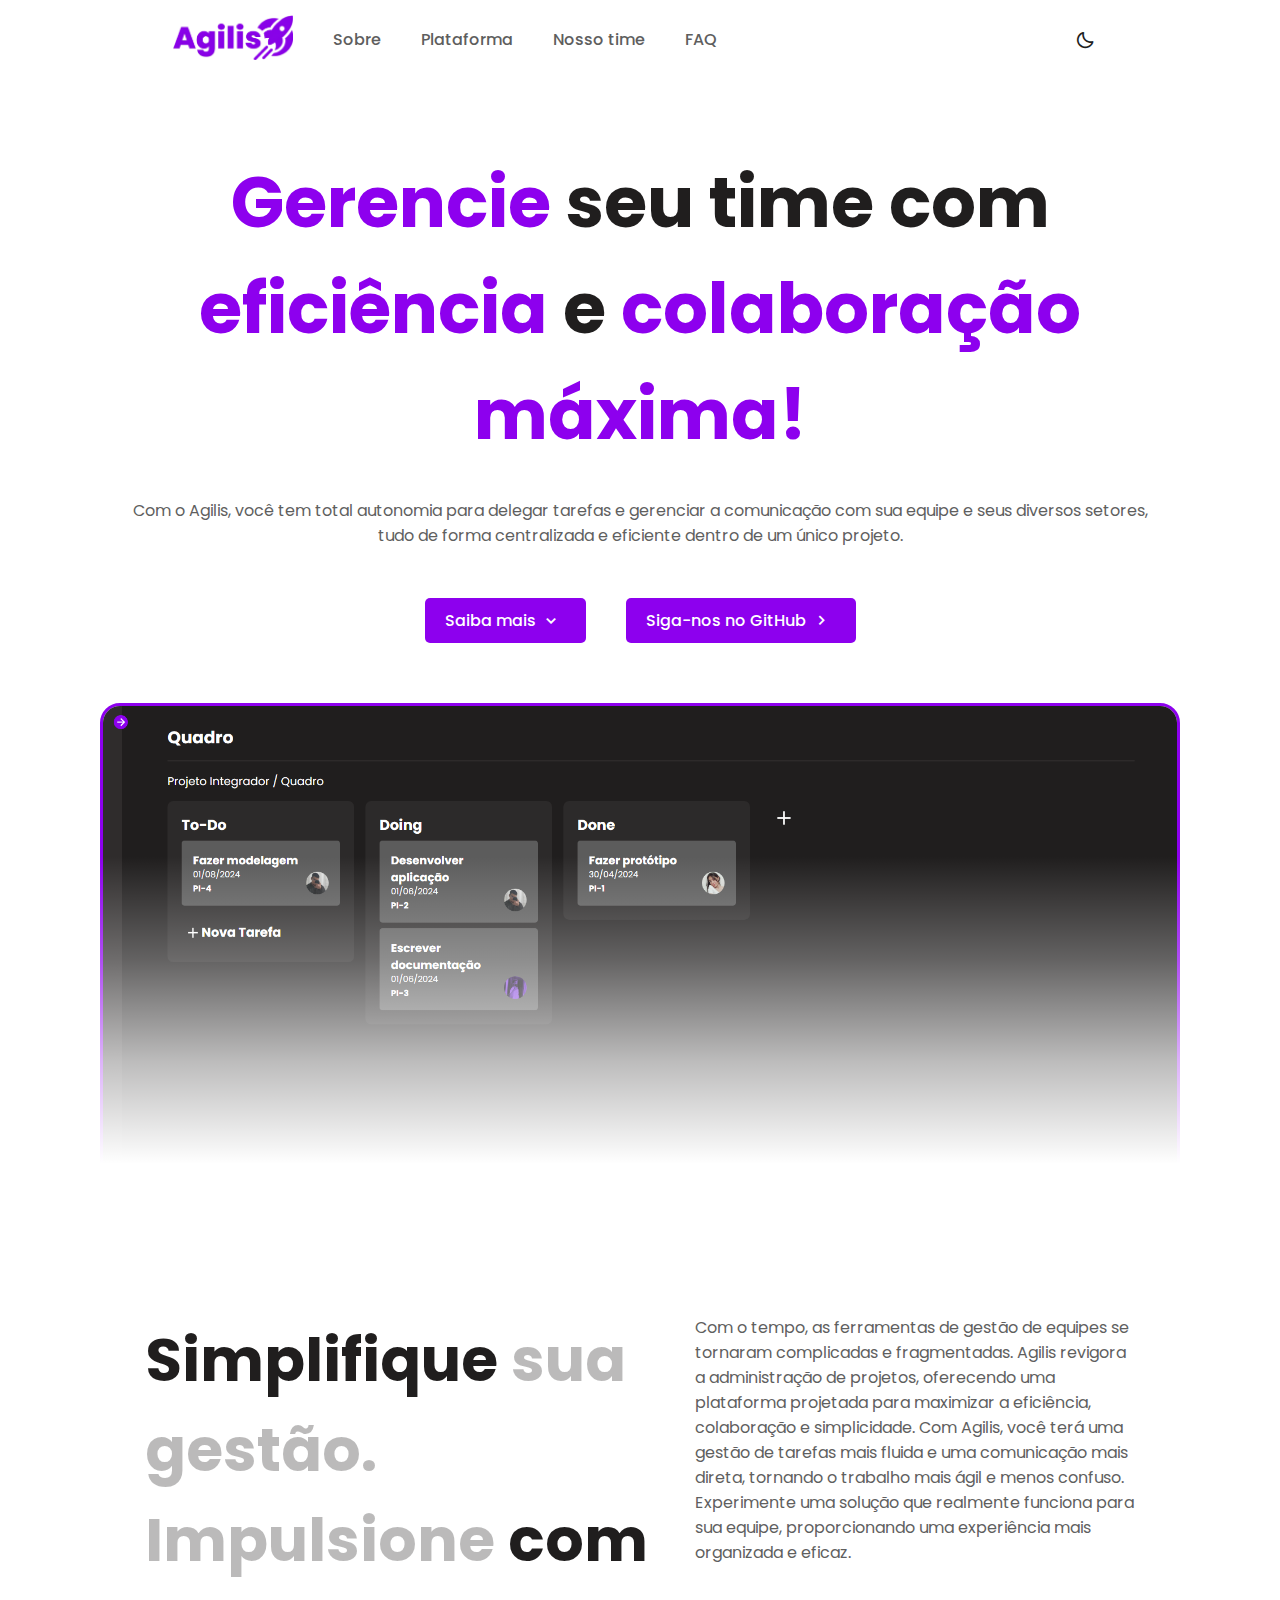
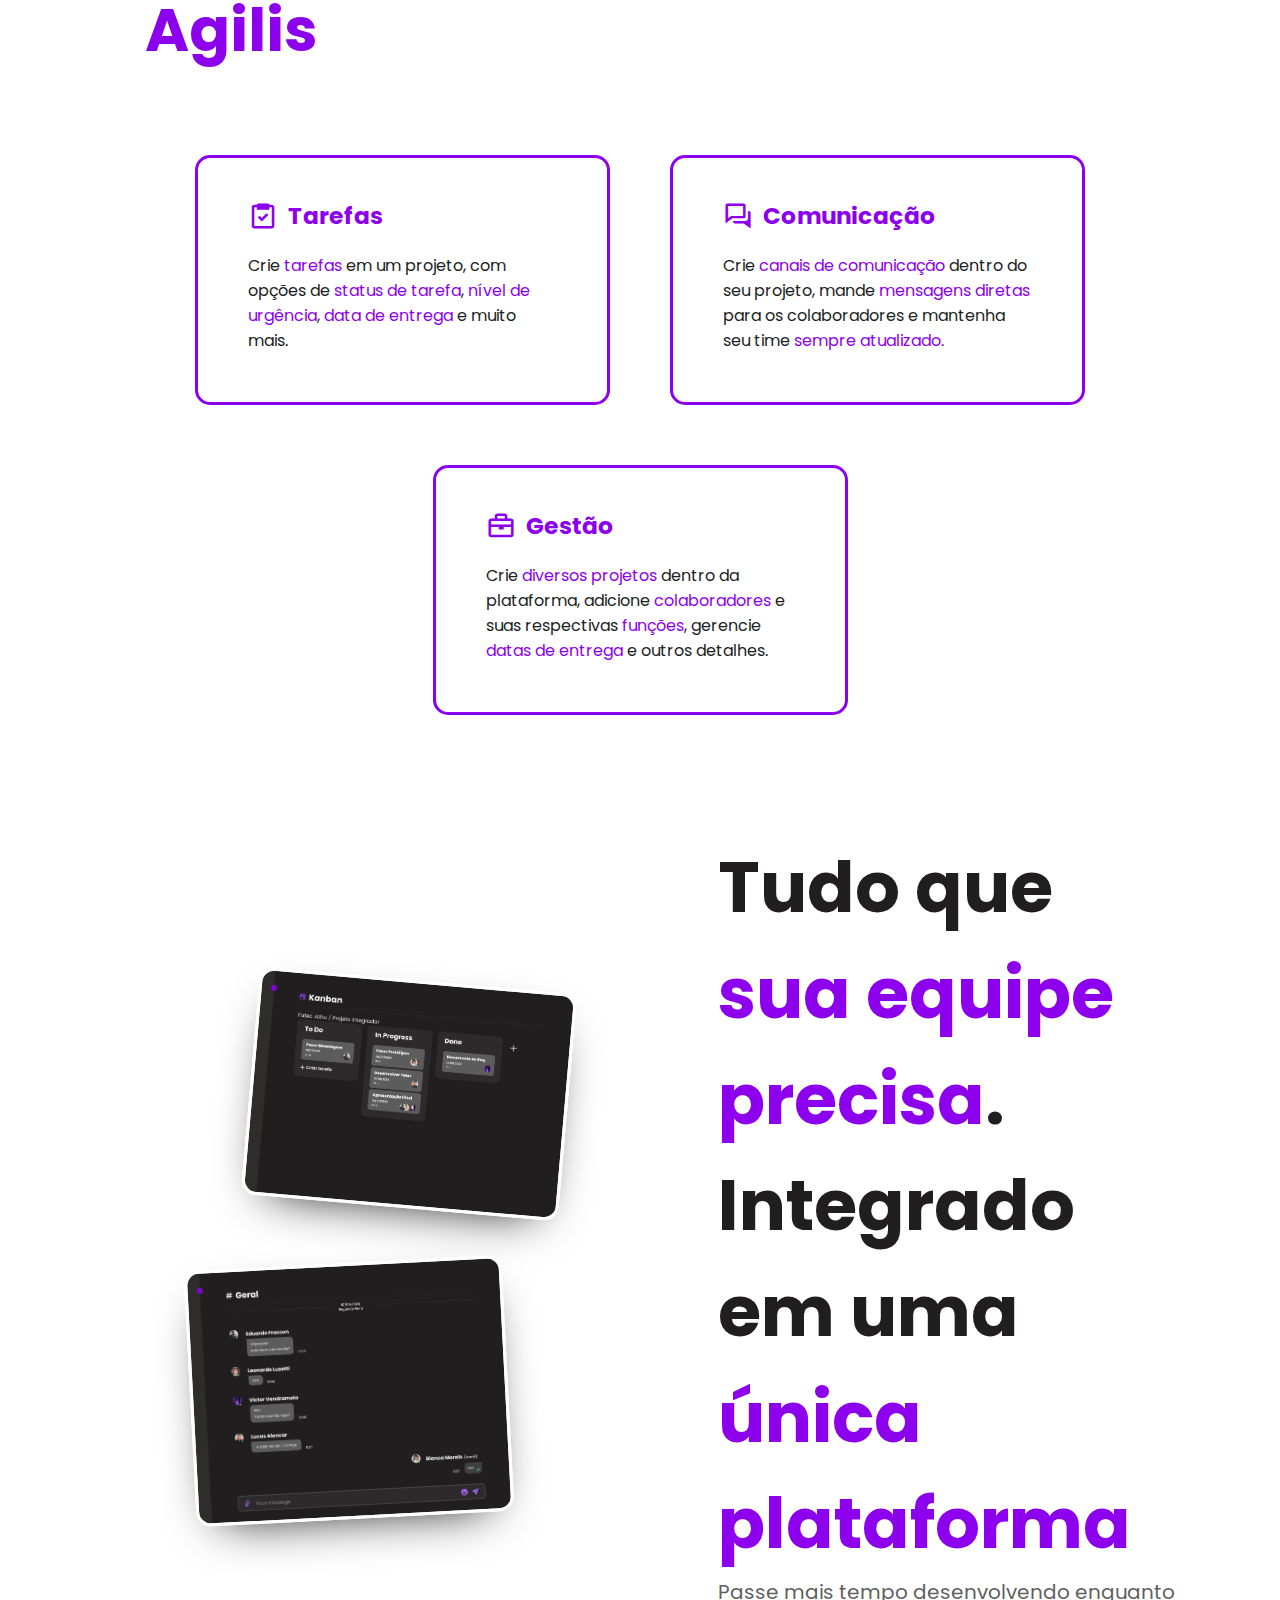
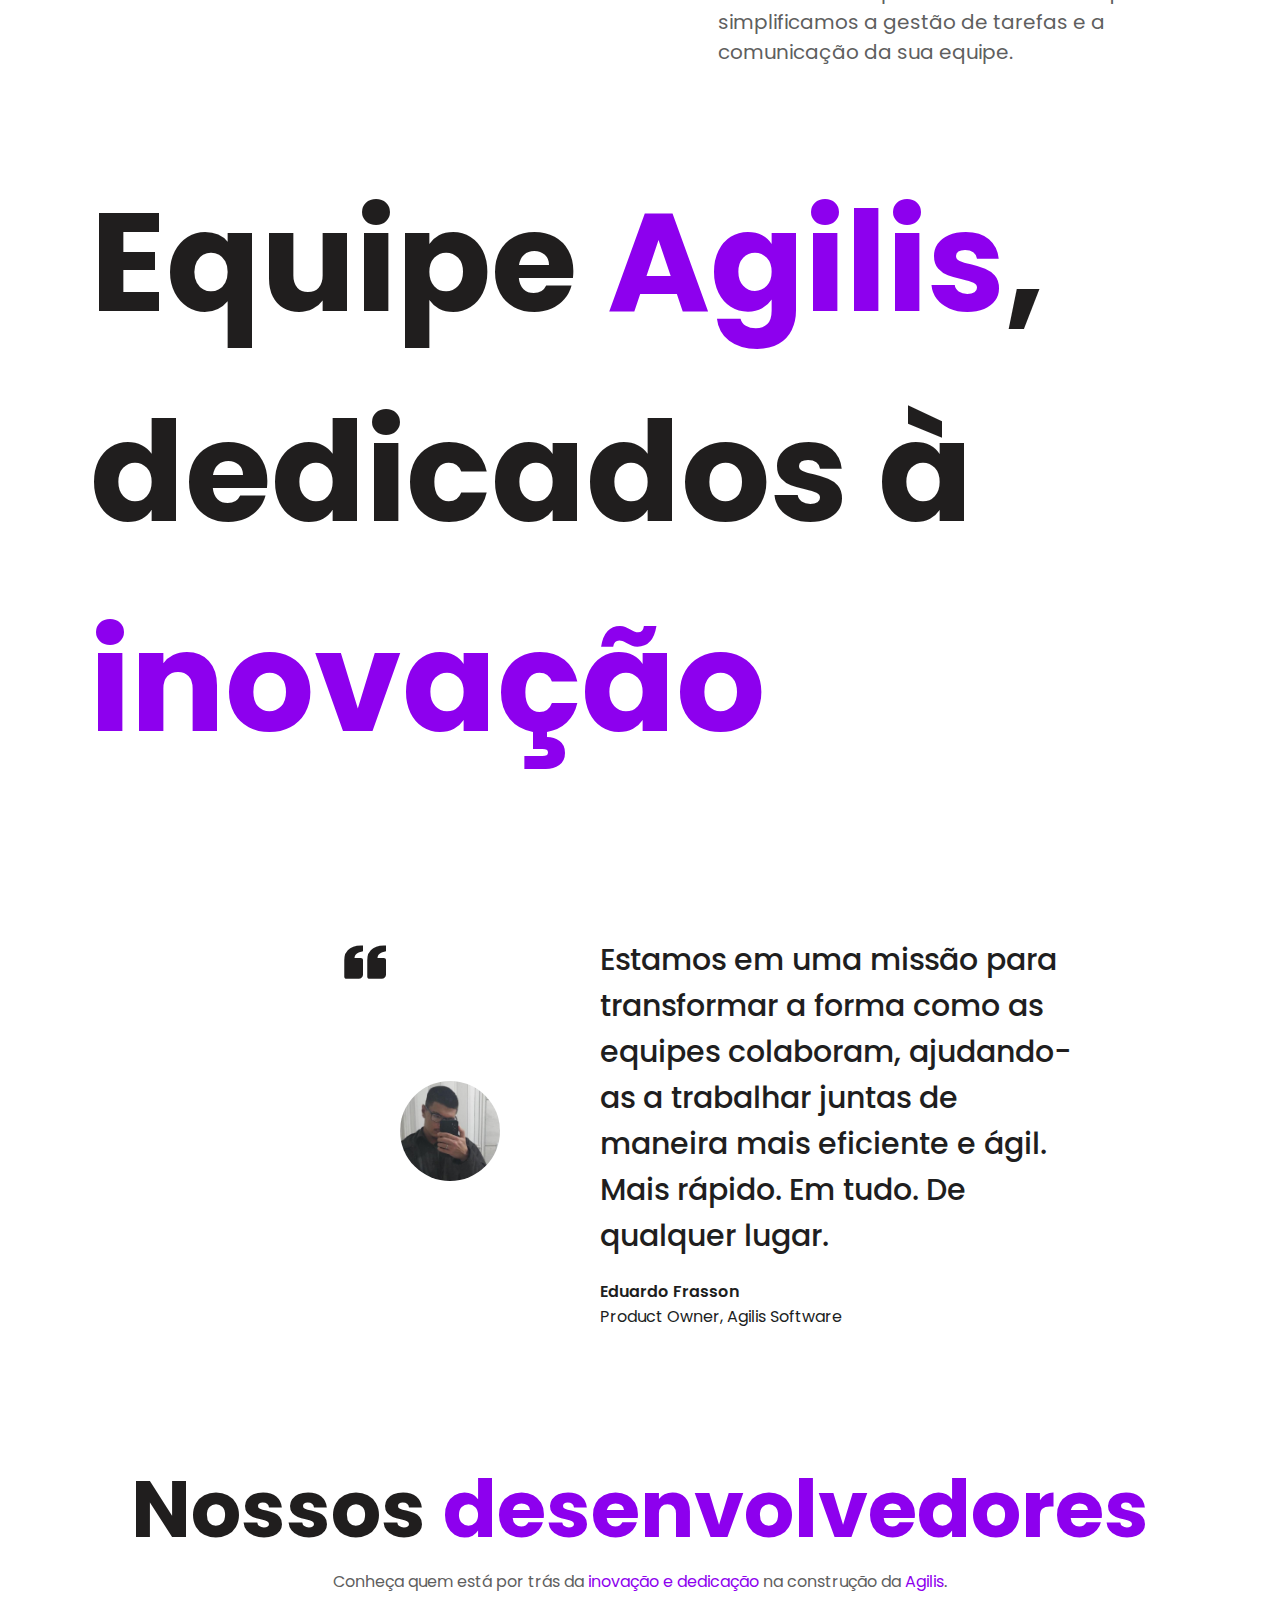
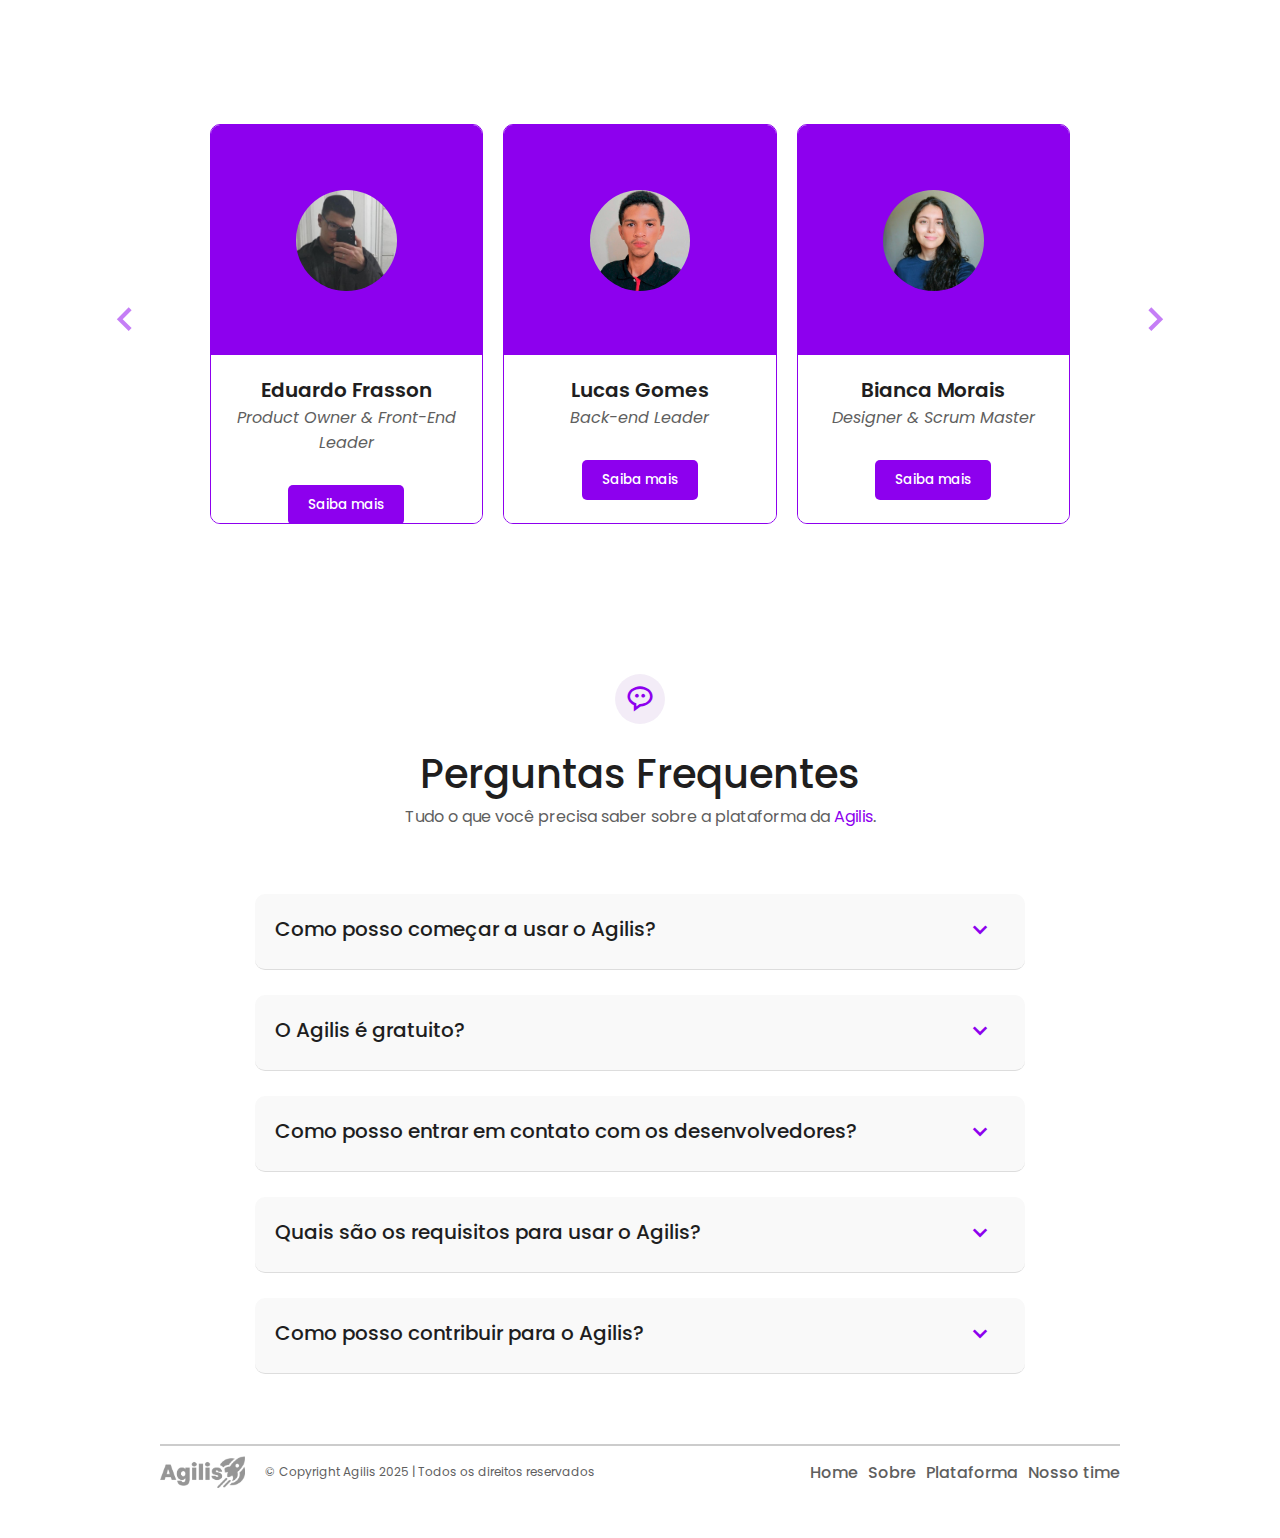
<file: public/index.html>
<!DOCTYPE html>
<html lang="pt-br">
  <head>
    <meta charset="UTF-8" />
    <meta name="viewport" content="width=device-width, initial-scale=1.0" />
    <title>Agilis Software</title>
    <link rel="stylesheet" href="../src/styles/about.css" />
    <link rel="stylesheet" href="../src/styles/faq.css" />
    <link rel="stylesheet" href="../src/styles/global.css" />
    <link rel="stylesheet" href="../src/styles/header.css" />
    <link rel="stylesheet" href="../src/styles/home.css" />
    <link rel="stylesheet" href="../src/styles/platform.css" />
    <link rel="stylesheet" href="../src/styles/team.css" />
    <link rel="shortcut icon" href="favicon.svg" type="image/x-icon" />
    <link
      href="https://unpkg.com/boxicons@2.1.4/css/boxicons.min.css"
      rel="stylesheet"
    />
  </head>
  <body>
    <header id="header">
      <nav>
        <a href="#header" class="logo"
          ><img src="../assets/img/agilis.png" alt="agilis-logo" id="home-img"
        /></a>
        <ul class="nav-links">
          <li><a href="#about">Sobre</a></li>
          <li><a href="#platform">Plataforma</a></li>
          <li><a href="#team">Nosso time</a></li>
          <li><a href="#faq">FAQ</a></li>
        </ul>
      </nav>
      <div class="header-buttons">
        <button id="theme-toggle">
          <i class="bx bx-moon" aria-label="toggle theme"></i>
        </button>
      </div>
    </header>
    <main>
      <section id="home">
        <div class="home-text">
          <h1 class="title">
            <span class="highlight-text">Gerencie</span> seu time com
            <span class="highlight-text">eficiência</span> e
            <span class="highlight-text">colaboração máxima!</span>
          </h1>
          <p>
            Com o Agilis, você tem total autonomia para delegar tarefas e
            gerenciar a comunicação com sua equipe e seus diversos setores,
            <br />tudo de forma centralizada e eficiente dentro de um único
            projeto.
          </p>
        </div>
        <div class="home-buttons">
          <a href="#about" class="button"
            >Saiba mais<i class="bx bx-chevron-down"></i
          ></a>
          <a
            href="https://github.com/agilis-software"
            class="button"
            target="_blank"
          >
            Siga-nos no GitHub<i class="bx bx-chevron-right"></i>
          </a>
        </div>
        <div class="home-img">
          <img src="../assets/img/screen.png" alt="platform-screen" />
        </div>
      </section>
      <section id="about">
        <div class="about-container">
          <div class="about-title">
            <h1 class="title">
              Simplifique<span class="dim"> sua gestão.</span>
              <span class="dim"> Impulsione</span> com
              <span class="highlight-text">Agilis</span>
            </h1>
          </div>
          <div class="about-text">
            <p>
              Com o tempo, as ferramentas de gestão de equipes se tornaram
              complicadas e fragmentadas. Agilis revigora a administração de
              projetos, oferecendo uma plataforma projetada para maximizar a
              eficiência, colaboração e simplicidade. Com Agilis, você terá uma
              gestão de tarefas mais fluida e uma comunicação mais direta,
              tornando o trabalho mais ágil e menos confuso. Experimente uma
              solução que realmente funciona para sua equipe, proporcionando uma
              experiência mais organizada e eficaz.
            </p>
          </div>
        </div>
        <div class="about-cards">
          <div class="card-list">
            <div class="card">
              <div class="card-title">
                <i class="bx bx-task"></i>
                <h3>Tarefas</h3>
              </div>
              <div class="card-body">
                <p>
                  Crie <span class="highlight-text">tarefas</span> em um
                  projeto, com opções de
                  <span class="highlight-text">status de tarefa</span>,
                  <span class="highlight-text">nível de urgência</span>,
                  <span class="highlight-text">data de entrega</span> e muito
                  mais.
                </p>
              </div>
            </div>

            <div class="card">
              <div class="card-title">
                <i class="bx bx-conversation"></i>
                <h3>Comunicação</h3>
              </div>
              <div class="card-body">
                <p>
                  Crie
                  <span class="highlight-text">canais de comunicação</span>
                  dentro do seu projeto, mande
                  <span class="highlight-text">mensagens diretas</span> para os
                  colaboradores e mantenha seu time
                  <span class="highlight-text">sempre atualizado.</span>
                </p>
              </div>
            </div>

            <div class="card">
              <div class="card-title">
                <i class="bx bx-briefcase"></i>
                <h3>Gestão</h3>
              </div>
              <div class="card-body">
                <p>
                  Crie
                  <span class="highlight-text">diversos projetos</span> dentro
                  da plataforma, adicione
                  <span class="highlight-text">colaboradores</span> e suas
                  respectivas <span class="highlight-text">funções</span>,
                  gerencie
                  <span class="highlight-text">datas de entrega</span> e outros
                  detalhes.
                </p>
              </div>
            </div>
          </div>
        </div>
      </section>

      <section id="platform">
        <div class="platform-text">
          <h1 class="title">
            Tudo que <br /><span class="highlight-text">sua equipe precisa</span
            >.
            <br />
            Integrado em uma
            <span class="highlight-text">única plataforma</span>
          </h1>
          <p>
            Passe mais tempo desenvolvendo enquanto simplificamos a gestão de
            tarefas e a comunicação da sua equipe.
          </p>
        </div>
        <div class="platform-img">
          <div class="img1">
            <img src="../assets/img/backlog.png" alt="" />
          </div>
          <div class="img2">
            <img src="../assets/img/chat.png" alt="" />
          </div>
        </div>
      </section>

      <section id="team">
        <div class="team-container">
          <div class="title">
            <h1>
              Equipe <span class="highlight-text">Agilis</span>, <br />
              dedicados à <span class="highlight-text">inovação</span>
            </h1>
          </div>
          <div class="quote">
            <i class="bx bxs-quote-left"></i>
            <div class="img">
              <img src="../assets/profiles/eduardo.jpeg" alt="" />
            </div>
            <div class="quote-text">
              <h4>
                Estamos em uma missão para transformar a forma como as equipes
                colaboram, ajudando-as a trabalhar juntas de maneira mais
                eficiente e ágil. Mais rápido. Em tudo. De qualquer lugar.
              </h4>
              <h5>Eduardo Frasson</h5>
              <h6>Product Owner, Agilis Software</h6>
            </div>
          </div>
        </div>
        <div class="carousel-title">
          <h1>Nossos <span class="highlight-text">desenvolvedores</span></h1>
          <p>
            Conheça quem está por trás da
            <span class="highlight-text">inovação e dedicação</span> na
            construção da <span class="highlight-text">Agilis</span>.
          </p>
        </div>
        <div class="carousel">
          <button class="prev"><i class="bx bx-chevron-left"></i></button>
          <div class="carousel-track-container">
            <div class="carousel-track">
              <div class="profile">
                <div class="profile-card">
                  <div class="profile-image">
                    <img
                      src="../assets/profiles/eduardo.jpeg"
                      alt="Eduardo Frasson"
                    />
                  </div>
                  <div class="profile-info">
                    <h3>Eduardo Frasson</h3>
                    <p><em>Product Owner & Front-End Leader</em></p>
                    <a
                      href="https://www.linkedin.com/in/dev-edufrasson/"
                      target="_blank"
                      ><button class="button">Saiba mais</button></a
                    >
                  </div>
                </div>
              </div>

              <div class="profile">
                <div class="profile-card">
                  <div class="profile-image">
                    <img src="../assets/profiles/lucas.png" alt="Lucas Gomes" />
                  </div>
                  <div class="profile-info">
                    <h3>Lucas Gomes</h3>
                    <p><em>Back-end Leader</em></p>
                    <a
                      href="https://www.linkedin.com/in/lukinhadev/"
                      target="_blank"
                      ><button class="button">Saiba mais</button></a
                    >
                  </div>
                </div>
              </div>

              <div class="profile">
                <div class="profile-card">
                  <div class="profile-image">
                    <img
                      src="../assets/profiles/bianca.jpg"
                      alt="Bianca Morais"
                    />
                  </div>
                  <div class="profile-info">
                    <h3>Bianca Morais</h3>
                    <p><em>Designer & Scrum Master</em></p>
                    <a
                      href="https://www.linkedin.com/in/moraisbianca/"
                      target="_blank"
                      ><button class="button">Saiba mais</button></a
                    >
                  </div>
                </div>
              </div>

              <div class="profile">
                <div class="profile-card">
                  <div class="profile-image">
                    <img
                      src="../assets/profiles/leonardo.png"
                      alt="Leonardo Luzetti"
                    />
                  </div>
                  <div class="profile-info">
                    <h3>Leonardo Luzetti</h3>
                    <p><em>Front-End Developer</em></p>
                    <a
                      href="https://www.linkedin.com/in/leonardoluzetti/"
                      target="_blank"
                      ><button class="button">Saiba mais</button></a
                    >
                  </div>
                </div>
              </div>

              <div class="profile">
                <div class="profile-card">
                  <div class="profile-image">
                    <img
                      src="../assets/profiles/botan.jpg"
                      alt="Gabriel Botan"
                    />
                  </div>
                  <div class="profile-info">
                    <h3>Gabriel Botan</h3>
                    <p><em>Back-End Developer</em></p>
                    <a
                      href="https://www.linkedin.com/in/gabrielficciobotan/"
                      target="_blank"
                      ><button class="button">Saiba mais</button></a
                    >
                  </div>
                </div>
              </div>

              <div class="profile">
                <div class="profile-card">
                  <div class="profile-image">
                    <img
                      src="../assets/profiles/vitinho.jpeg"
                      alt="Victor Vendrameto"
                    />
                  </div>
                  <div class="profile-info">
                    <h3>Victor Vendrameto</h3>
                    <p><em>Documentation</em></p>
                    <a
                      href="https://www.linkedin.com/in/victorvendrameto/"
                      target="_blank"
                      ><button class="button">Saiba mais</button></a
                    >
                  </div>
                </div>
              </div>

              <div class="profile">
                <div class="profile-card">
                  <div class="profile-image">
                    <img
                      src="../assets/profiles/perasoli.jpg"
                      alt="Vitor Perasoli"
                    />
                  </div>
                  <div class="profile-info">
                    <h3>Vitor Perasoli</h3>
                    <p><em>Documentation</em></p>
                    <a
                      href="https://www.linkedin.com/in/vitor-perasoli-4a3b41269/"
                      target="_blank"
                      ><button class="button">Saiba mais</button></a
                    >
                  </div>
                </div>
              </div>
            </div>
          </div>
          <button class="next"><i class="bx bx-chevron-right"></i></button>
        </div>
      </section>

      <section id="faq">
        <div class="faq-container">
          <div class="faq-title">
            <i class="bx bx-message-rounded-dots"></i>
            <h2>Perguntas Frequentes</h2>
            <p>
              Tudo o que você precisa saber sobre a plataforma da
              <span class="highlight-text">Agilis</span>.
            </p>
          </div>
          <div class="faq-item">
            <h3 class="faq-question">
              Como posso começar a usar o Agilis?
              <i class="faq-icon bx bx-chevron-down"></i>
            </h3>
            <p class="faq-answer">
              Para começar, basta se inscrever em nossa plataforma e criar uma
              equipe. Em seguida, você pode adicionar tarefas e começar a
              gerenciar seus projetos.
            </p>
          </div>

          <div class="faq-item">
            <h3 class="faq-question">
              O Agilis é gratuito?
              <i class="faq-icon bx bx-chevron-down"></i>
            </h3>
            <p class="faq-answer">
              Sim, oferecemos uma plataforma completa de forma gratuita e de
              código aberto.
            </p>
          </div>

          <div class="faq-item">
            <h3 class="faq-question">
              Como posso entrar em contato com os desenvolvedores?
              <i class="faq-icon bx bx-chevron-down"></i>
            </h3>
            <p class="faq-answer">
              Você pode entrar em contato conosco através do
              <a href="https://github.com/agilis-software">GitHub</a> ou pelo
              <a href="">LinkedIn</a>.
            </p>
          </div>

          <div class="faq-item">
            <h3 class="faq-question">
              Quais são os requisitos para usar o Agilis?
              <i class="faq-icon bx bx-chevron-down"></i>
            </h3>
            <p class="faq-answer">
              O Agilis pode ser usado em qualquer dispositivo com um navegador
              moderno. Não há requisitos específicos além de uma conexão com a
              internet.
            </p>
          </div>

          <div class="faq-item">
            <h3 class="faq-question">
              Como posso contribuir para o Agilis?
              <i class="faq-icon bx bx-chevron-down"></i>
            </h3>
            <p class="faq-answer">
              Você pode contribuir para o Agilis através do nosso repositório no
              <a href="https://github.com/agilis-software">GitHub</a>. Aceitamos
              contribuições de código, feedback e sugestões de melhorias.
            </p>
          </div>
        </div>
      </section>

      <footer>
        <div class="footer-container">
          <div class="footer-logo">
            <img src="../assets/img/agilis.png" alt="" />
            <p>&copy; Copyright Agilis 2025 | Todos os direitos reservados</p>
          </div>
          <div class="footer-links">
            <a href="#home">Home</a>
            <a href="#about">Sobre</a>
            <a href="#platform">Plataforma</a>
            <a href="#team">Nosso time</a>
          </div>
        </div>
      </footer>
    </main>

    <script src="../src/js/utils.js"></script>
  </body>
</html>
</file>
<file: src/styles/about.css>
#about {
    display: flex;
    flex-direction: column;
    min-height: 100vh;
    gap: 5rem;
}

.about-container {
    display: flex;
    justify-content: center;
}

.about-title {
    color: var(--font-color);
    width: 50%;
    text-align: left;
}

body.dark-mode .about-title {
    color: var(--dark-font-color);
}

.about-title .title {
    font-size: 6rem;
}

.about-text {
    width: 40%;
    margin-bottom: 0;
    text-align: left;
}

.about-cards {
    min-height: 0;
}

.card-list {
    display: flex;
    justify-content: center;
    flex-wrap: wrap;
}

.card {
    width: 415px;
    height: 250px;
    padding: 4rem 5rem;
    border: 3px solid var(--primary-color);
    border-radius: 1.5rem;
    background-color: var(--bg-color);
    display: flex;
    flex-direction: column;
    transition: background-color .2s ease;
    margin: 3rem;
    text-align: left;
}

.card i {
    font-size: 3rem;
    margin-right: 1rem;
}

.card-title {
    color: var(--primary-color);
    font-size: 2rem;
    display: flex;
    align-items: center;
    margin-bottom: 2rem;
}

.card p {
    color: var(--font-color);
}

body.dark-mode .card {
    background-color: var(--dark-bg-color);
    color: var(--dark-font-color);
    border: 3px solid var(--primary-color);
}

body.dark-mode .card-title {
    color: var(--primary-color);
}

body.dark-mode .card p {
    color: #5f5f5f;
}
</file>
<file: src/styles/faq.css>
#faq {
    min-height: 80vh;
}

.faq-container {
    display: flex;
    flex-direction: column;
    align-items: center;
    gap: 1.5rem;
}

.faq-container i {
    padding: 1rem;
    font-size: 3rem;
    color: var(--primary-color);
}

.faq-container h2 {
    font-weight: 500;
    font-size: 4rem;
    margin-top: 2rem;
    color: var(--font-color);
}

body.dark-mode .faq-container h2 {
    color: var(--dark-font-color);
}

.faq-title {
    margin: 5rem 0;
}

.faq-title i {
    border-radius: 50%;
    background-color: rgba(92, 0, 153, 0.075);
}

.faq-item {
    border-bottom: 1px solid #ddd;
    padding: 1rem 0;
    text-align: left;
    width: 70%;
    cursor: pointer;
    background-color: #f9f9f9;
    margin-bottom: 1rem;
    position: relative;
    border-radius: 1rem;
    transition: background-color 0.3s ease;
}

body.dark-mode .faq-item {
    background-color: #00000021;
    border-bottom: 1px solid #414141;
}

.faq-item .faq-question {
    font-size: 2rem;
    font-weight: 500;
    padding: 0 2rem;
    margin: 0;
    position: relative;
    transition: color 0.3s ease;
    display: flex;
    justify-content: space-between;
    align-items: center;
    gap: 0.5rem;
    color: var(--font-color);
}

body.dark-mode .faq-item .faq-question {
    color: var(--dark-font-color);
}

.faq-item .faq-icon {
    transition: transform 0.3s ease;
}

.faq-item.active .faq-answer {
    max-height: 300px;
    opacity: 1;
}

.faq-item.active .faq-question {
    color: var(--primary-color);
}

.faq-item.active .faq-icon {
    transform: rotate(180deg);
}

.faq-answer {
    margin-top: 0.5rem;
    font-size: 1.6rem;
    max-height: 0;
    overflow: hidden;
    transition: max-height 0.4s ease-in-out, opacity 0.4s ease-in-out;
    opacity: 0;
    padding: 0 2rem;
    color: var(--font-color);
}

body.dark-mode .faq-answer {
    color: var(--dark-font-color);
}
</file>
<file: src/styles/global.css>
@import url('https://fonts.googleapis.com/css2?family=Poppins:ital,wght@0,100;0,200;0,300;0,400;0,500;0,600;0,700;0,800;0,900;1,100;1,200;1,300;1,400;1,500;1,600;1,700;1,800;1,900&family=Red+Hat+Display:ital,wght@0,300..900;1,300..900&display=swap');

:root {
    font-family: "Poppins", sans-serif;
    font-size: 62.5%;
    --primary-color: #8D00EE;
    --secondary-color: #5b0099;
    --bg-color: #FFFFFF;
    --font-color: #201E1E;
    --dark-font-color: #FFFFFF;
    --dark-bg-color: #201E1E;
}

* {
    font-family: "Poppins", sans-serif;
    box-sizing: border-box;
    margin: 0;
    padding: 0;
    scroll-behavior: smooth;
    -webkit-font-smoothing: antialiased;
    -moz-osx-font-smoothing: grayscale;
    list-style: none;
}

body {
    width: 100%;
    overflow-x: hidden;
    background: var(--bg-color);
    color: var(--font-color);
    transition: background-color 0.2s ease, color 0.2s ease;
}

body.dark-mode {
    background: var(--dark-bg-color);
    color: var(--dark-font-color);
}

section {
    display: flex;
    padding: 7rem 7% 2rem;
    min-height: 100vh;
    text-align: center;
    justify-content: center;
}

.title {
    font-size: 7rem;
    font-weight: 700;
}

a {
    text-decoration: none;
}

.button {
    align-items: center;
    justify-content: center;
    text-decoration: none;
    padding: 1rem 2rem;
    background-color: var(--primary-color);
    color: var(--bg-color);
    border-radius: 0.5rem;
    border: none;
    font-weight: 500;
    transition: background-color 0.2s ease;
}

.button i {
    margin-right: 0.5rem;
}

.button:hover {
    background-color: var(--secondary-color);
    cursor: pointer;
}

p {
    font-size: 1.6rem;
    color: #5f5f5f;
}

.highlight-text {
    color: var(--primary-color);
}

.dim {
    opacity: 0.3;
}

::-webkit-scrollbar {
    width: .5rem;
    background-color: #ccc;
}

::-webkit-scrollbar-thumb {
    background-color: var(--primary-color);
}
</file>
<file: src/styles/header.css>
header {
    width: 100%;
    top: 0;
    z-index: 100;
    display: flex;
    justify-content: space-around;
    background-color: var(--bg-color);
    padding: 1.5rem 0;
    transition: background-color 0.2s ease;
}

header.dark-mode {
    background-color: var(--dark-bg-color);
}

nav {
    display: flex;
    align-items: center;
    gap: 4rem;
}

.logo {
    color: var(--font-color);
    cursor: pointer;
    transition: color 0.2s ease;
}

.logo img {
    width: 12rem;
}

.nav-links {
    list-style: none;
    display: flex;
    gap: 4rem;
    align-items: center;
}

.nav-links a {
    font-size: 1.6rem;
    font-weight: 500;
    color: #5e5e5e;
    border-radius: 0;
    transition: all 0.2s ease;
    padding-bottom: .5rem;
    border-bottom: 3px solid transparent;
}

.nav-links a:hover,
.nav-links a.dark-mode:hover {
    color: var(--primary-color);
    border-bottom: 3px solid var(--primary-color);
}

.nav-links a.dark-mode {
    color: var(--dark-font-color);
}

.header-buttons {
    display: flex;
    align-items: center;
    gap: 2rem;
}

#theme-toggle {
    border: none;
    background: none;
    cursor: pointer;
    font-size: 2rem;
    color: var(--font-color);
    border-radius: 0.5rem;
}

#theme-toggle i {
    border-radius: 50%;
    padding: 1.2rem;
    transition: all 0.2s ease;
}

#theme-toggle i:hover {
    background-color: rgba(216, 216, 216, 0.7);
}

body.dark-mode #theme-toggle i {
    color: var(--dark-font-color);
}

body.dark-mode #theme-toggle i:hover {
    background-color: rgba(65, 61, 61, 0.7);
}

body.dark-mode #theme-toggle i {
    transform: rotate(180deg);
}

/*------------------------
          Footer
-------------------------*/

footer {
    display: flex;
    justify-content: center;
    padding: 4rem;
}

.footer-container {
    display: flex;
    justify-content: space-between;
    width: 80%;
    border-top: 2px solid rgba(0, 0, 0, 0.2);
}

body.dark-mode .footer-container {
    border-top: 2px solid rgba(255, 255, 255, 0.2);
}

.footer-logo {
    display: flex;
    gap: 2rem;
    padding: 1rem 0;
}

.footer-logo p {
    font-size: 1.2rem;
    align-content: center;
}

.footer-logo img {
    width: 85px;
    filter: grayscale(1);
    opacity: 0.5;
}

.footer-links {
    display: flex;
    align-items: center;
}

.footer-links a {
    font-weight: 500;
    color: #5f5f5f;
    font-size: 1.6rem;
    padding-left: 1rem;
    transition: color 0.2s ease;
}

.footer-links a:hover {
    color: var(--primary-color);
}
</file>
<file: src/styles/home.css>
#home {
    flex-direction: column;
}

.home-img {
    position: relative;
    margin: 1rem;
}

.home-img img {
    border: 3px solid var(--primary-color);
    border-radius: 2rem 2rem 0 0;
    width: 100%;
}

.home-img::after {
    content: "";
    position: absolute;
    top: 0;
    left: 0;
    width: 100%;
    height: 100%;
    background: linear-gradient(to bottom,
            rgba(255, 255, 255, 0) 30%,
            rgba(255, 255, 255, 0.3) 50%,
            rgba(255, 255, 255, 0.7) 70%,
            rgba(255, 255, 255, 1) 90%,
            var(--bg-color) 100%);
    pointer-events: none;
    z-index: 1;
}

body.dark-mode .home-img::after {
    background: linear-gradient(to bottom,
            rgba(32, 30, 30, 0) 30%,
            rgba(32, 30, 30, 0.3) 50%,
            rgba(32, 30, 30, 0.7) 70%,
            rgba(32, 30, 30, 1) 90%,
            var(--dark-bg-color) 100%);
}

.home-text {
    text-align: center;
}

.home-text .title {
    margin-bottom: 3rem;
    padding: 0;
    font-size: 7rem;
}

.home-text p {
    margin-bottom: 5rem;
}

.home-buttons {
    display: flex;
    justify-content: center;
    gap: 4rem;
    margin-bottom: 5rem;
}

.home-buttons .button {
    display: flex;
    gap: .5rem;
    align-items: center;
    justify-content: space-around;
    text-decoration: none;
    font-family: "Poppins", sans-serif;
    font-size: 1.6rem;
    padding: 1rem 2rem;
    background-color: var(--primary-color);
    color: var(--bg-color);
    border-radius: 0.5rem;
    transition: background-color .2s ease;
    border: none;
}

.home-buttons .button:hover {
    background-color: var(--secondary-color);
}

.home-buttons .button i {
    margin-right: 0.5rem;
    font-size: 2rem;
}

body.dark-mode .home-buttons .button {
    background-color: var(--secondary-color);
    color: var(--dark-font-color);
}

body.dark-mode .home-buttons .button:hover {
    background-color: var(--primary-color);
}
</file>
<file: src/styles/platform.css>
#platform {
    display: flex;
    flex-direction: row-reverse;
    gap: 5rem;
}

.platform-text {
    text-align: left;
    align-self: center;
}

.platform-text p {
    font-size: 2rem;
}

.platform-img {
    display: flex;
    flex-direction: column;
    gap: 5rem;
    justify-content: center;
}

.platform-img img {
    border: 3px solid #fff;
    border-radius: 1.5rem;
    box-shadow: 0 18px 50px -25px rgba(0, 0, 0, 1);
    width: 55%;
    transition: transform 0.3s ease, box-shadow 0.3s ease;
}

body.dark-mode .platform-img img {
    border: 3px solid var(--primary-color);
}

.img1 {
    text-align: right;
}

.img1 img {
    margin-right: 10rem;
    transform: rotate(5deg);
}

.img2 {
    text-align: left;
}

.img2 img {
    margin-left: 10rem;
    transform: rotate(-3deg);
}

body.dark-mode .platform-img img {
    box-shadow: 0 18px 50px -25px rgba(255, 255, 255, 0.5);
}
</file>
<file: src/styles/team.css>
#team {
    min-height: 70vh;
    width: 100%;
    display: flex;
    flex-direction: column;
    gap: 12rem;
}

#team .title {
    font-size: 7rem;
    text-align: left;
    margin-bottom: 15rem
}

.quote {
    display: flex;
    justify-content: flex-end;
    text-align: left;
    margin-left: 25rem;
}

.quote i {
    font-size: 5rem;
    margin-right: 1rem;
}

.quote .img {
    align-content: center;
    width: 10rem;
    margin-right: 10rem;
}

.quote .img img {
    width: 10rem;
    border-radius: 50%;
}

.quote-text {
    display: flex;
    flex-direction: column;
}

.quote h4 {
    width: 80%;
    margin-bottom: 2rem;
    font-size: 3rem;
    font-weight: 500;
    color: var(--font-color);
}

body.dark-mode .quote h4 {
    color: var(--dark-font-color);
}

.quote h5 {
    font-size: 1.6rem;
    font-weight: 600;
}

.quote h6 {
    font-size: 1.6rem;
    font-weight: 400;
}

.carousel-title {
    font-size: 4rem;
    text-align: center;
}

.carousel {
    display: flex;
    justify-content: center;
    align-items: center;
    position: relative;
}

.carousel-track-container {
    overflow: hidden;
    width: 80%;
}

.carousel-track {
    display: flex;
    transition: all .4s ease-in-out;
}

.profile {
    flex: 0 0 33.33%;
    padding: 1rem;
}

.profile-card {
    display: flex;
    flex-direction: column;
    width: 100%;
    height: 40rem;
    border: 1px solid var(--primary-color);
    border-radius: 1rem;
    overflow: hidden;
}

.profile-image {
    min-height: 230px;
    background-color: var(--primary-color);
    display: flex;
    justify-content: center;
    align-items: center;
    padding: 1rem;
}

.profile-image img {
    width: 40%;
    border-radius: 50%;
}

.profile-info {
    height: 100%;
    background-color: var(--bg-color);
    padding: 2rem;
    text-align: center;
}

body.dark-mode .profile-info {
    background-color: var(--dark-bg-color);
}

.profile-info h3 {
    font-size: 2rem;
    font-weight: 600;
    color: var(--font-color);
}

body.dark-mode .profile-info h3 {
    color: var(--dark-font-color);
}

.profile-info p {
    font-size: 1.6rem;
    margin-bottom: 1rem;
}

.profile-info .button {
    margin-top: 2rem;
}

.prev,
.next {
    background: none;
    border: none;
    font-size: 5rem;
    cursor: pointer;
    color: var(--primary-color);
    opacity: 0.5;
    transition: all .2s ease;
}

.prev:hover,
.next:hover {
    opacity: 1;
}

.prev {
    position: absolute;
    left: 1%;
}

.next {
    position: absolute;
    right: 1%;
}
</file>
